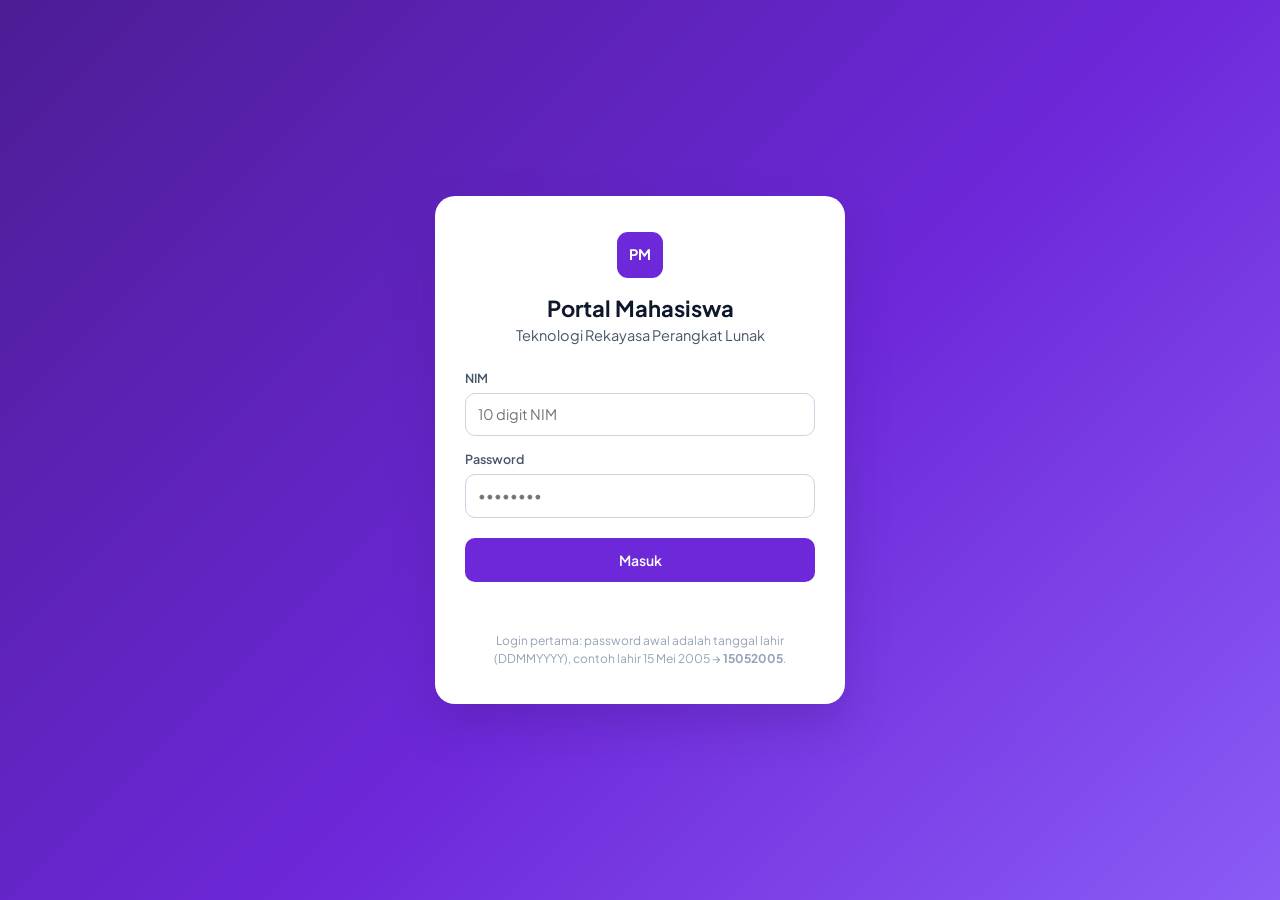
<file: public/portal/login.html>
<!DOCTYPE html>
<html lang="id">
<head>
  <meta charset="UTF-8">
  <meta name="viewport" content="width=device-width, initial-scale=1">
  <title>Masuk — Portal Mahasiswa TRPL</title>
  <link rel="preconnect" href="https://fonts.googleapis.com">
  <link rel="preconnect" href="https://fonts.gstatic.com" crossorigin>
  <link href="https://fonts.googleapis.com/css2?family=Plus+Jakarta+Sans:wght@400;500;600;700&display=swap" rel="stylesheet">
  <link rel="stylesheet" href="portal.css">
</head>
<body class="login-body">
  <div class="login-kartu">
    <div class="logo-ikon">PM</div>
    <h1>Portal Mahasiswa</h1>
    <p class="sub">Teknologi Rekayasa Perangkat Lunak</p>
    <form id="formLogin" novalidate>
      <div class="group">
        <label class="lbl" for="username">NIM</label>
        <input class="input" id="username" inputmode="numeric" maxlength="10" placeholder="10 digit NIM" autocomplete="username" required>
      </div>
      <div class="group">
        <label class="lbl" for="password">Password</label>
        <input class="input" id="password" type="password" placeholder="••••••••" autocomplete="current-password" required>
      </div>
      <button class="btn btn-utama" id="btnMasuk" type="submit">Masuk</button>
    </form>
    <div id="pesanLogin"></div>
    <p class="login-catatan">Login pertama: password awal adalah tanggal lahir (DDMMYYYY), contoh lahir 15 Mei 2005 → <b>15052005</b>.</p>
  </div>
  <script>
    const KUNCI_TOKEN = 'portal_token';
    if (localStorage.getItem(KUNCI_TOKEN)) location.replace('index.html');
    const pesanAwal = new URLSearchParams(location.search).get('pesan');
    if (pesanAwal) document.getElementById('pesanLogin').textContent = pesanAwal;

    document.getElementById('formLogin').addEventListener('submit', async (e) => {
      e.preventDefault();
      const pesan = document.getElementById('pesanLogin');
      const btn = document.getElementById('btnMasuk');
      const nim = document.getElementById('username').value.trim();
      const password = document.getElementById('password').value;
      if (!/^\d{10}$/.test(nim)) { pesan.textContent = 'NIM harus 10 digit angka.'; return; }
      if (!password) { pesan.textContent = 'Password wajib diisi.'; return; }

      btn.disabled = true; btn.textContent = 'Memeriksa...'; pesan.textContent = '';
      try {
        const res = await fetch('/api/v1/auth/login', {
          method: 'POST',
          headers: { 'Content-Type': 'application/json' },
          body: JSON.stringify({ username: nim, password }),
        });
        const json = await res.json().catch(() => ({}));
        if (res.ok && json.data && json.data.token) {
          if (json.data.role !== 'mahasiswa') {
            pesan.innerHTML = 'Portal ini khusus mahasiswa. Admin/operator silakan masuk lewat <a href="../web/login.html">Web Admin</a>.';
          } else {
            localStorage.setItem(KUNCI_TOKEN, json.data.token);
            localStorage.setItem('portal_password_awal', json.data.password_awal ? '1' : '0');
            location.replace('index.html');
            return;
          }
        } else if (res.status === 429) {
          pesan.textContent = json.message || 'Terlalu banyak percobaan. Coba lagi sebentar lagi.';
        } else {
          pesan.textContent = json.message || 'NIM atau password salah.';
        }
      } catch (err) {
        pesan.textContent = 'Tidak dapat terhubung ke server.';
      }
      btn.disabled = false; btn.textContent = 'Masuk';
    });
  </script>
</body>
</html>
</file>
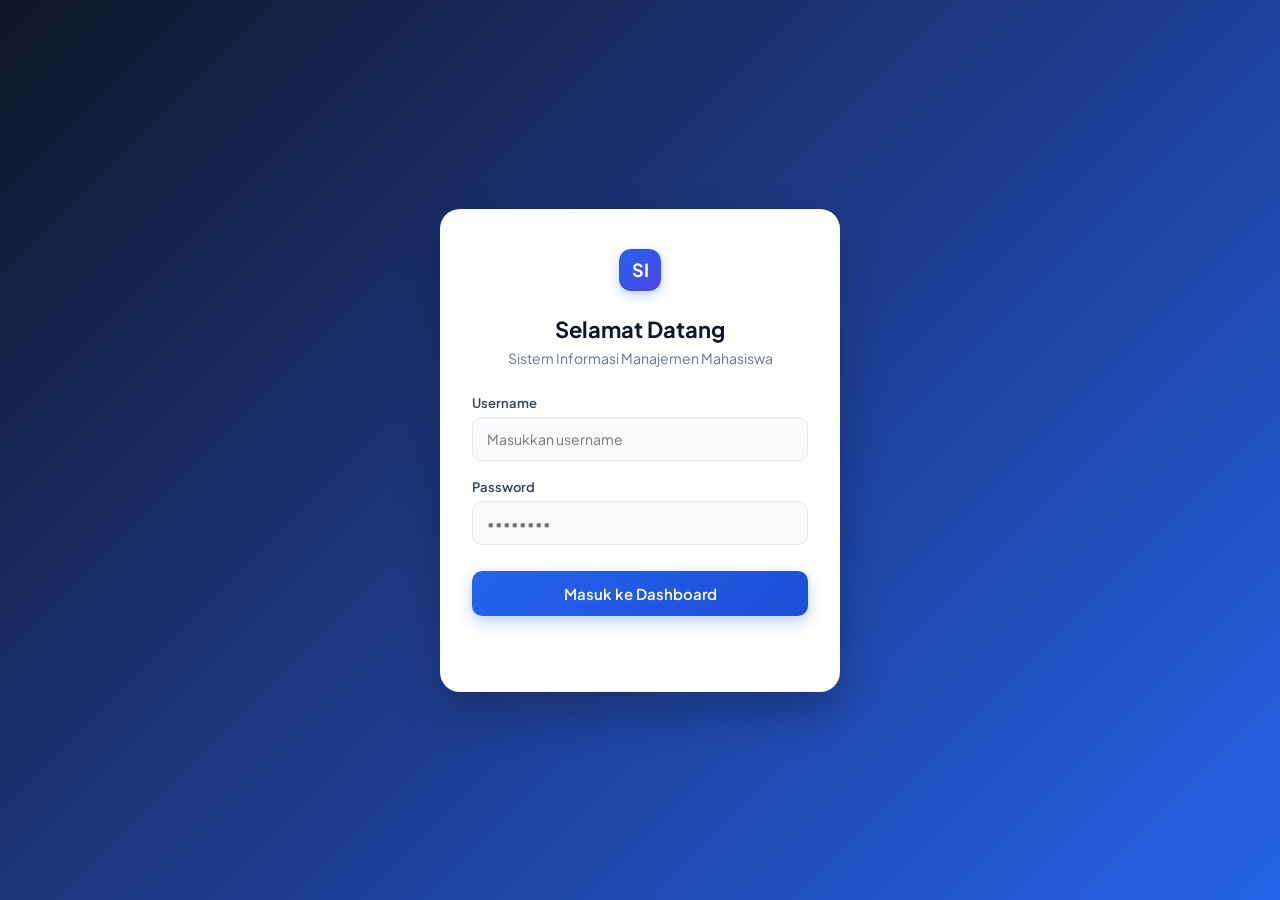
<file: public/web/login.html>
<!DOCTYPE html>
<html lang="id">
<head>
  <meta charset="UTF-8">
  <meta name="viewport" content="width=device-width, initial-scale=1">
  <title>Login — Portal Akademik TRPL</title>
  <link rel="preconnect" href="https://fonts.googleapis.com">
  <link rel="preconnect" href="https://fonts.gstatic.com" crossorigin>
  <link href="https://fonts.googleapis.com/css2?family=Plus+Jakarta+Sans:wght@400;500;600;700&display=swap" rel="stylesheet">
  <style>
    * { box-sizing: border-box; margin: 0; padding: 0; font-family: 'Plus Jakarta Sans', sans-serif; }
    body {
      min-height: 100vh;
      display: flex;
      align-items: center;
      justify-content: center;
      background: linear-gradient(135deg, #0f172a 0%, #1e3a8a 50%, #2563eb 100%);
      padding: 20px;
    }
    .card {
      background: #ffffff;
      width: 100%;
      max-width: 400px;
      padding: 40px 32px;
      border-radius: 20px;
      box-shadow: 0 20px 40px rgba(15, 23, 42, 0.35);
    }
    .brand {
      display: flex;
      align-items: center;
      justify-content: center;
      gap: 10px;
      margin-bottom: 24px;
    }
    .brand-icon {
      width: 42px;
      height: 42px;
      background: linear-gradient(135deg, #2563eb, #4f46e5);
      color: #fff;
      border-radius: 12px;
      display: flex;
      align-items: center;
      justify-content: center;
      font-weight: 700;
      font-size: 18px;
      box-shadow: 0 4px 12px rgba(37, 99, 235, 0.3);
    }
    h1 { font-size: 22px; font-weight: 700; color: #0f172a; text-align: center; margin-bottom: 6px; }
    p.sub { font-size: 14px; color: #64748b; text-align: center; margin-bottom: 28px; }
    .group { margin-bottom: 18px; }
    label { display: block; font-size: 13px; font-weight: 600; color: #334155; margin-bottom: 6px; }
    input {
      width: 100%;
      padding: 12px 14px;
      border: 1.5px solid #e2e8f0;
      border-radius: 10px;
      font-size: 14px;
      color: #0f172a;
      transition: all 0.2s;
      background: #f8fafc;
    }
    input:focus {
      outline: none;
      border-color: #2563eb;
      background: #fff;
      box-shadow: 0 0 0 4px rgba(37, 99, 235, 0.12);
    }
    button {
      width: 100%;
      padding: 13px;
      margin-top: 8px;
      background: linear-gradient(135deg, #2563eb, #1d4ed8);
      color: #fff;
      border: none;
      border-radius: 10px;
      font-size: 15px;
      font-weight: 600;
      cursor: pointer;
      transition: transform 0.15s, box-shadow 0.2s;
      box-shadow: 0 6px 16px rgba(37, 99, 235, 0.3);
    }
    button:hover { transform: translateY(-1px); box-shadow: 0 8px 20px rgba(37, 99, 235, 0.4); }
    button:active { transform: translateY(0); }
    #pesan {
      margin-top: 16px;
      font-size: 13px;
      font-weight: 500;
      text-align: center;
      min-height: 20px;
      color: #dc2626;
    }
    #pesan.loading { color: #2563eb; }
  </style>
</head>
<body>
  <div class="card">
    <div class="brand">
      <div class="brand-icon">SI</div>
    </div>
    <h1>Selamat Datang</h1>
    <p class="sub">Sistem Informasi Manajemen Mahasiswa</p>
    <form id="formLogin">
      <div class="group">
        <label for="username">Username</label>
        <input id="username" placeholder="Masukkan username" autocomplete="username" required>
      </div>
      <div class="group">
        <label for="password">Password</label>
        <input id="password" type="password" placeholder="••••••••" autocomplete="current-password" required>
      </div>
      <button type="submit">Masuk ke Dashboard</button>
    </form>
    <div id="pesan"></div>
  </div>
  <script>
    document.getElementById('formLogin').addEventListener('submit', async (e) => {
      e.preventDefault();
      const pesan = document.getElementById('pesan');
      pesan.className = 'loading';
      pesan.textContent = 'Memverifikasi akun...';
      try {
        const res = await fetch('/api/v1/auth/login', {
          method: 'POST',
          headers: { 'Content-Type': 'application/json' },
          body: JSON.stringify({
            username: document.getElementById('username').value.trim(),
            password: document.getElementById('password').value
          })
        });
        const json = await res.json();
        if (res.ok && json.data && json.data.token) {
          // Web Admin hanya untuk admin & operator
          const role = json.data.role;
          if (role === 'admin' || role === 'operator') {
            localStorage.setItem('token', json.data.token);
            location.href = 'mahasiswa.html';
          } else if (role === 'mahasiswa') {
            pesan.className = '';
            pesan.innerHTML = 'Akun mahasiswa tidak bisa masuk ke Web Admin. Silakan masuk lewat <a href="../portal/login.html">Portal Mahasiswa</a>.';
          } else {
            pesan.className = '';
            pesan.textContent = 'Akun ini khusus untuk akses API kelompok lain, tidak bisa dipakai di Web Admin.';
          }
        } else {
          pesan.className = '';
          pesan.textContent = json.message || 'Username atau password salah';
        }
      } catch (err) {
        pesan.className = '';
        pesan.textContent = 'Tidak dapat terhubung ke server';
      }
    });
  </script>
</body>
</html>
</file>
<file: public/portal/portal.css>
/* =====================================================================
 * Portal Mahasiswa TRPL (App 2) — gaya tampilan
 * ===================================================================== */
:root {
  --utama: #6d28d9;
  --utama-tua: #4c1d95;
  --utama-muda: #ede9fe;
  --aksen: #8b5cf6;
  --teks: #0f172a;
  --teks-2: #475569;
  --teks-3: #94a3b8;
  --garis: #e2e8f0;
  --latar: #f1f5f9;
  --putih: #ffffff;
  --merah: #dc2626;
  --merah-muda: #fef2f2;
  --kuning: #b45309;
  --kuning-muda: #fffbeb;
  --hijau: #15803d;
  --hijau-muda: #f0fdf4;
  --biru: #1d4ed8;
  --biru-muda: #eff6ff;
  --radius: 16px;
  --bayang: 0 1px 2px rgba(15, 23, 42, .04), 0 8px 24px rgba(15, 23, 42, .06);
}
* { box-sizing: border-box; margin: 0; padding: 0; }
body {
  font-family: 'Plus Jakarta Sans', system-ui, sans-serif;
  background: var(--latar);
  color: var(--teks);
  font-size: 14.5px;
  line-height: 1.5;
}
a { color: var(--utama); }
button { font-family: inherit; }

/* ---------- Header & navigasi ---------- */
.header {
  background: linear-gradient(120deg, var(--utama-tua), var(--utama));
  color: #fff;
  position: sticky; top: 0; z-index: 20;
  box-shadow: 0 2px 12px rgba(76, 29, 149, .25);
}
.header-isi {
  max-width: 1180px; margin: 0 auto; padding: 14px 20px;
  display: flex; align-items: center; gap: 16px;
}
.logo { display: flex; align-items: center; gap: 10px; text-decoration: none; color: #fff; }
.logo-ikon {
  width: 38px; height: 38px; border-radius: 11px; background: rgba(255,255,255,.16);
  display: grid; place-items: center; font-weight: 700;
}
.logo-teks b { display: block; font-size: 15.5px; }
.logo-teks span { font-size: 12px; opacity: .8; }
.pengguna { margin-left: auto; display: flex; align-items: center; gap: 10px; }
.avatar {
  width: 36px; height: 36px; border-radius: 50%; background: #fff; color: var(--utama);
  display: grid; place-items: center; font-weight: 700; font-size: 13px;
}
.pengguna-teks { text-align: right; font-size: 12.5px; line-height: 1.3; }
.pengguna-teks b { display: block; font-size: 13.5px; }
.btn-keluar {
  background: rgba(255,255,255,.14); color: #fff; border: 1px solid rgba(255,255,255,.25);
  padding: 8px 14px; border-radius: 10px; cursor: pointer; font-weight: 600; font-size: 13px;
}
.btn-keluar:hover { background: rgba(255,255,255,.24); }
.nav { background: var(--putih); border-bottom: 1px solid var(--garis); position: sticky; top: 66px; z-index: 19; }
.nav-isi { max-width: 1180px; margin: 0 auto; padding: 0 12px; display: flex; gap: 4px; overflow-x: auto; }
.nav a {
  padding: 13px 14px; text-decoration: none; color: var(--teks-2); font-weight: 600; font-size: 13.5px;
  border-bottom: 3px solid transparent; white-space: nowrap;
}
.nav a:hover { color: var(--utama); }
.nav a.aktif { color: var(--utama); border-bottom-color: var(--utama); }

/* ---------- Konten ---------- */
main { max-width: 1180px; margin: 0 auto; padding: 24px 20px 60px; }
.judul-hal { margin-bottom: 18px; }
.judul-hal h1 { font-size: 24px; letter-spacing: -.3px; }
.judul-hal p { color: var(--teks-2); margin-top: 2px; }
.kartu {
  background: var(--putih); border: 1px solid var(--garis); border-radius: var(--radius);
  box-shadow: var(--bayang); padding: 20px;
}
.kartu + .kartu { margin-top: 16px; }
.grid > .kartu + .kartu { margin-top: 0; }
.kartu-judul { display: flex; align-items: center; justify-content: space-between; gap: 8px 10px; margin-bottom: 14px; flex-wrap: wrap; }
.kartu-judul h2 { font-size: 16px; }
.grid { display: grid; gap: 16px; }
.grid-2 { grid-template-columns: repeat(auto-fit, minmax(320px, 1fr)); }
.grid-4 { grid-template-columns: repeat(auto-fit, minmax(160px, 1fr)); }

/* Hero beranda */
.hero {
  background: linear-gradient(120deg, var(--utama-tua), var(--utama) 60%, var(--aksen));
  color: #fff; border-radius: 20px; padding: 26px 28px; margin-bottom: 18px;
  position: relative; overflow: hidden;
}
.hero::after {
  content: ''; position: absolute; right: -60px; top: -60px; width: 240px; height: 240px;
  border-radius: 50%; background: rgba(255,255,255,.08);
}
.hero small { opacity: .85; font-weight: 600; }
.hero h1 { font-size: 26px; margin: 4px 0 6px; letter-spacing: -.3px; }
.hero-chip { display: flex; gap: 8px; flex-wrap: wrap; margin-top: 10px; }
.hero-chip span { background: rgba(255,255,255,.16); padding: 5px 11px; border-radius: 999px; font-size: 12.5px; font-weight: 600; }

.stat { display: flex; gap: 14px; align-items: center; }
.stat-ikon { width: 44px; height: 44px; border-radius: 12px; display: grid; place-items: center; font-size: 20px; background: var(--utama-muda); }
.stat small { color: var(--teks-2); font-weight: 600; }
.stat b { display: block; font-size: 20px; }

/* Peringatan */
.info {
  border-radius: 12px; padding: 12px 16px; font-size: 13.5px; margin-bottom: 16px;
  display: flex; gap: 10px; align-items: flex-start;
}
.info.kuning { background: var(--kuning-muda); color: var(--kuning); border: 1px solid #fde68a; }
.info.biru { background: var(--biru-muda); color: var(--biru); border: 1px solid #bfdbfe; }
.info.merah { background: var(--merah-muda); color: #991b1b; border: 1px solid #fecaca; }
.info.hijau { background: var(--hijau-muda); color: var(--hijau); border: 1px solid #bbf7d0; }
.info a { color: inherit; font-weight: 700; }

/* Badge sumber data */
.sumber { font-size: 11.5px; font-weight: 700; padding: 4px 10px; border-radius: 999px; white-space: nowrap; }
.sumber.simulasi { background: var(--kuning-muda); color: var(--kuning); border: 1px solid #fde68a; }
.sumber.live { background: var(--hijau-muda); color: var(--hijau); border: 1px solid #bbf7d0; }
.sumber.sendiri { background: var(--utama-muda); color: var(--utama-tua); }

/* Daftar field (profil) */
.field-grid { display: grid; grid-template-columns: repeat(auto-fit, minmax(210px, 1fr)); gap: 12px; }
.field { background: #f8fafc; border: 1px solid #eef2f7; border-radius: 12px; padding: 10px 12px; }
.field small { display: flex; align-items: center; gap: 5px; color: var(--teks-3); font-size: 11.5px; font-weight: 600; }
.field div { font-weight: 600; margin-top: 2px; word-break: break-word; }
.field.full { grid-column: 1 / -1; }
.kunci { font-size: 10px; }

/* Form */
.form-grid { display: grid; grid-template-columns: repeat(auto-fit, minmax(240px, 1fr)); gap: 14px 18px; }
.form-grid .full { grid-column: 1 / -1; }
label.lbl { display: block; font-size: 12.5px; font-weight: 600; color: var(--teks-2); margin-bottom: 5px; }
.input {
  width: 100%; padding: 10px 12px; border: 1px solid #cbd5e1; border-radius: 10px;
  font: inherit; background: #fff; color: var(--teks);
}
.input:focus { outline: none; border-color: var(--utama); box-shadow: 0 0 0 3px rgba(109,40,217,.15); }
.hint { font-size: 11.5px; color: var(--teks-3); margin-top: 4px; }
.err { font-size: 12px; color: var(--merah); margin-top: 4px; }
.aksi { display: flex; gap: 10px; justify-content: flex-end; margin-top: 18px; flex-wrap: wrap; }
.btn {
  padding: 10px 18px; border-radius: 10px; border: 1px solid transparent; cursor: pointer;
  font-weight: 600; font-size: 14px; display: inline-flex; align-items: center; gap: 6px;
}
.btn-utama { background: var(--utama); color: #fff; }
.btn-utama:hover { background: var(--utama-tua); }
.btn-utama:disabled { opacity: .6; cursor: wait; }
.btn-garis { background: #fff; color: var(--teks); border-color: #cbd5e1; }
.btn-garis:hover { background: #f8fafc; }

/* Jadwal */
.hari { margin-bottom: 18px; }
.hari h3 { font-size: 14px; color: var(--teks-2); margin-bottom: 8px; display: flex; gap: 8px; align-items: center; }
.hari.hari-ini h3 { color: var(--utama); }
.tag-hari-ini { background: var(--utama); color: #fff; font-size: 11px; padding: 2px 8px; border-radius: 999px; }
.sesi {
  display: grid; grid-template-columns: 110px 1fr auto; gap: 14px; align-items: center;
  padding: 12px 14px; border: 1px solid var(--garis); border-left: 4px solid var(--aksen);
  border-radius: 12px; background: #fff; margin-bottom: 8px;
}
.sesi .jam { font-weight: 700; font-size: 13.5px; }
.sesi .mk b { display: block; }
.sesi .mk span { color: var(--teks-2); font-size: 13px; }
.sesi .ruang { font-size: 12.5px; color: var(--teks-2); background: #f8fafc; border: 1px solid var(--garis); padding: 4px 10px; border-radius: 8px; white-space: nowrap; }

/* Tabel */
.tabel-wrap { overflow-x: auto; }
table { width: 100%; border-collapse: collapse; }
th { text-align: left; font-size: 11.5px; text-transform: uppercase; letter-spacing: .5px; color: var(--teks-3); padding: 10px 12px; border-bottom: 1px solid var(--garis); }
td { padding: 12px; border-bottom: 1px solid #f1f5f9; }
tfoot td { font-weight: 700; border-bottom: none; }
.mono { font-family: ui-monospace, monospace; font-weight: 600; font-size: 13px; }

/* Teman sekelas */
.teman-grid { display: grid; grid-template-columns: repeat(auto-fill, minmax(250px, 1fr)); gap: 12px; }
.teman { display: flex; gap: 12px; align-items: center; border: 1px solid var(--garis); border-radius: 14px; padding: 12px; background: #fff; }
.teman .avatar { background: var(--utama-muda); color: var(--utama-tua); flex: none; }
.teman b { display: block; font-size: 13.5px; }
.teman span { font-size: 12.5px; color: var(--teks-2); }
.teman.saya { border-color: var(--aksen); background: #f5f3ff; }

/* Status kosong / memuat */
.kosong { text-align: center; color: var(--teks-2); padding: 34px 10px; }
.memuat { text-align: center; color: var(--teks-3); padding: 30px; }

/* Login */
.login-body {
  min-height: 100vh; display: flex; align-items: center; justify-content: center; padding: 20px;
  background: linear-gradient(135deg, var(--utama-tua), var(--utama) 55%, var(--aksen));
}
.login-kartu { background: #fff; width: 100%; max-width: 410px; border-radius: 20px; padding: 36px 30px; box-shadow: 0 20px 40px rgba(76,29,149,.35); }
.login-kartu .logo-ikon { background: var(--utama); color: #fff; width: 46px; height: 46px; margin: 0 auto 14px; }
.login-kartu h1 { text-align: center; font-size: 22px; }
.login-kartu p.sub { text-align: center; color: var(--teks-2); margin-bottom: 22px; }
.login-kartu .group { margin-bottom: 14px; }
.login-kartu .btn { width: 100%; justify-content: center; padding: 12px; margin-top: 6px; }
.login-catatan { font-size: 12px; color: var(--teks-3); text-align: center; margin-top: 16px; }
#pesanLogin { margin-top: 14px; font-size: 13.5px; text-align: center; color: var(--merah); min-height: 20px; }

@media (max-width: 640px) {
  .pengguna-teks { display: none; }
  .logo-teks span { display: none; }
  main { padding: 18px 14px 50px; }
  .kartu { padding: 16px; }
  .stat { gap: 10px; }
  .stat-ikon { width: 38px; height: 38px; font-size: 17px; }
  .stat b { font-size: 17px; }
  .sesi { grid-template-columns: 1fr; gap: 6px; }
  .hero h1 { font-size: 22px; }
  .nav { top: 66px; }
}
</file>
